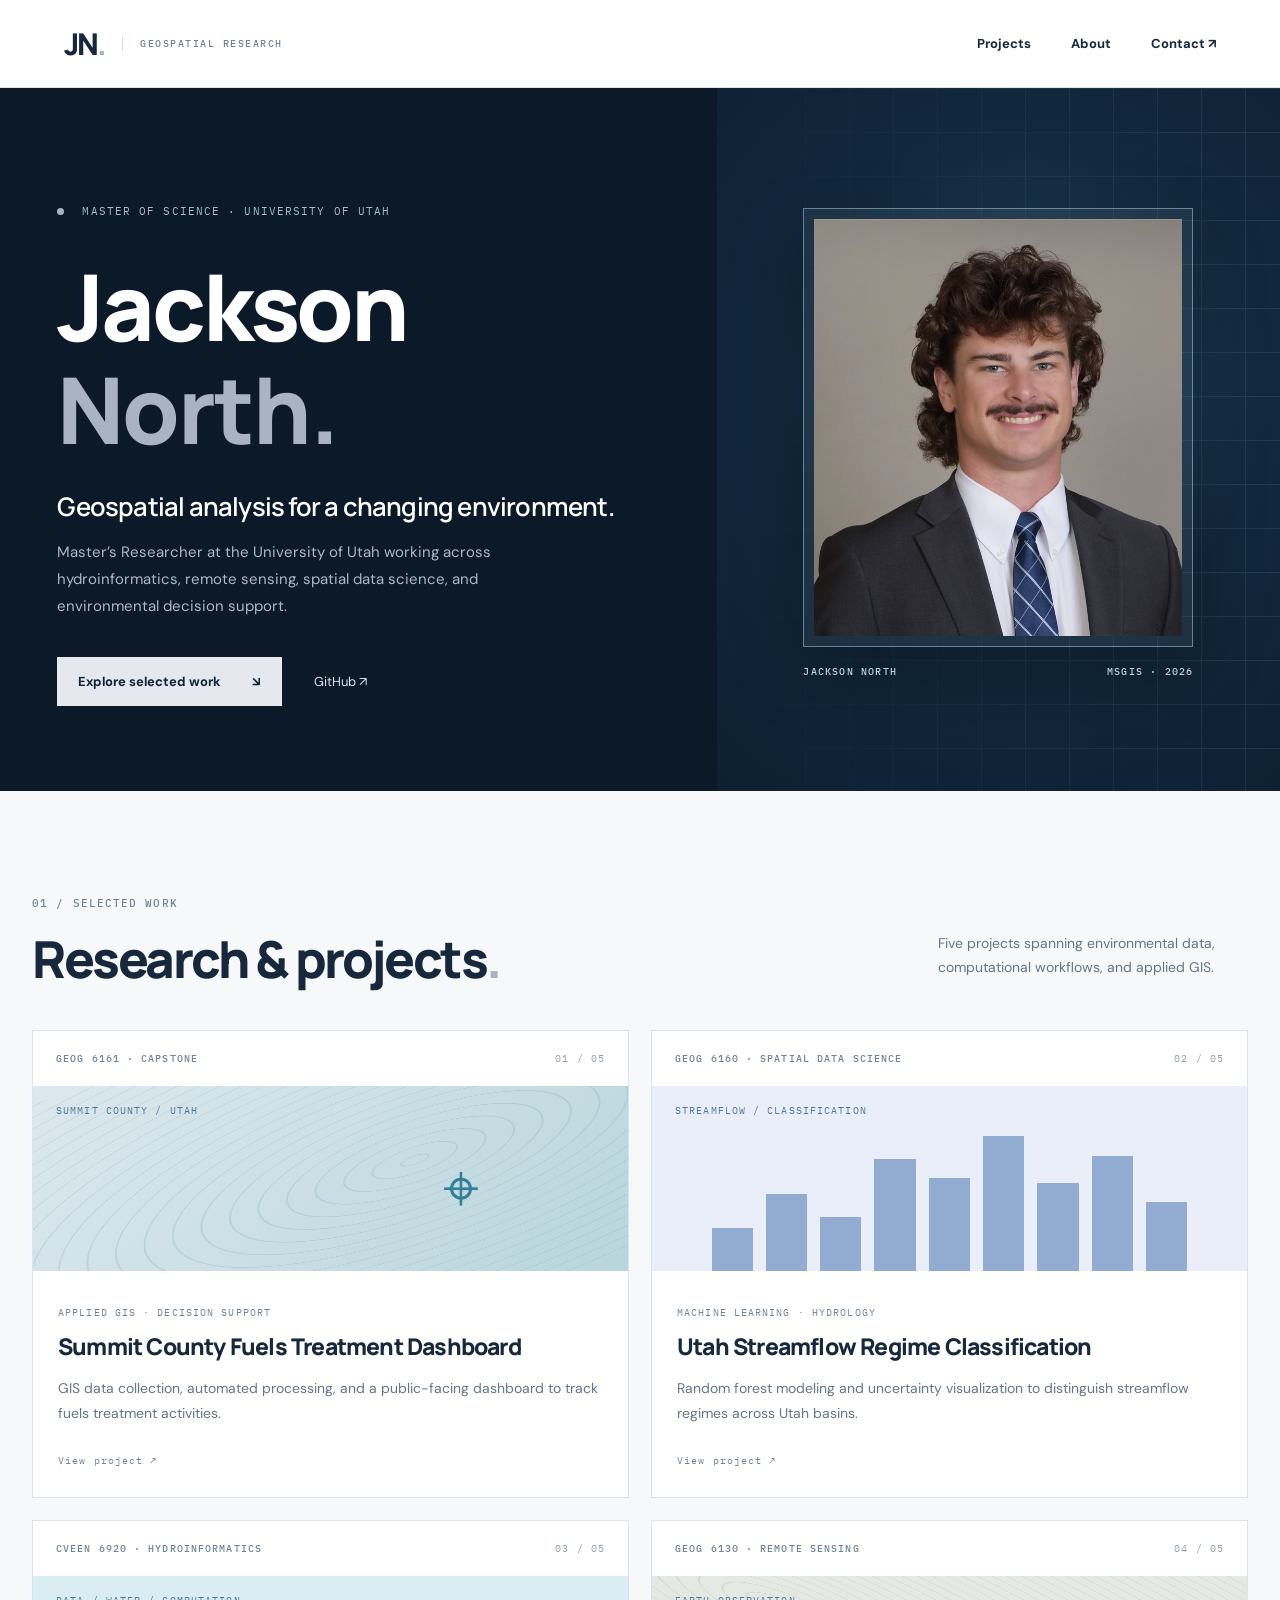
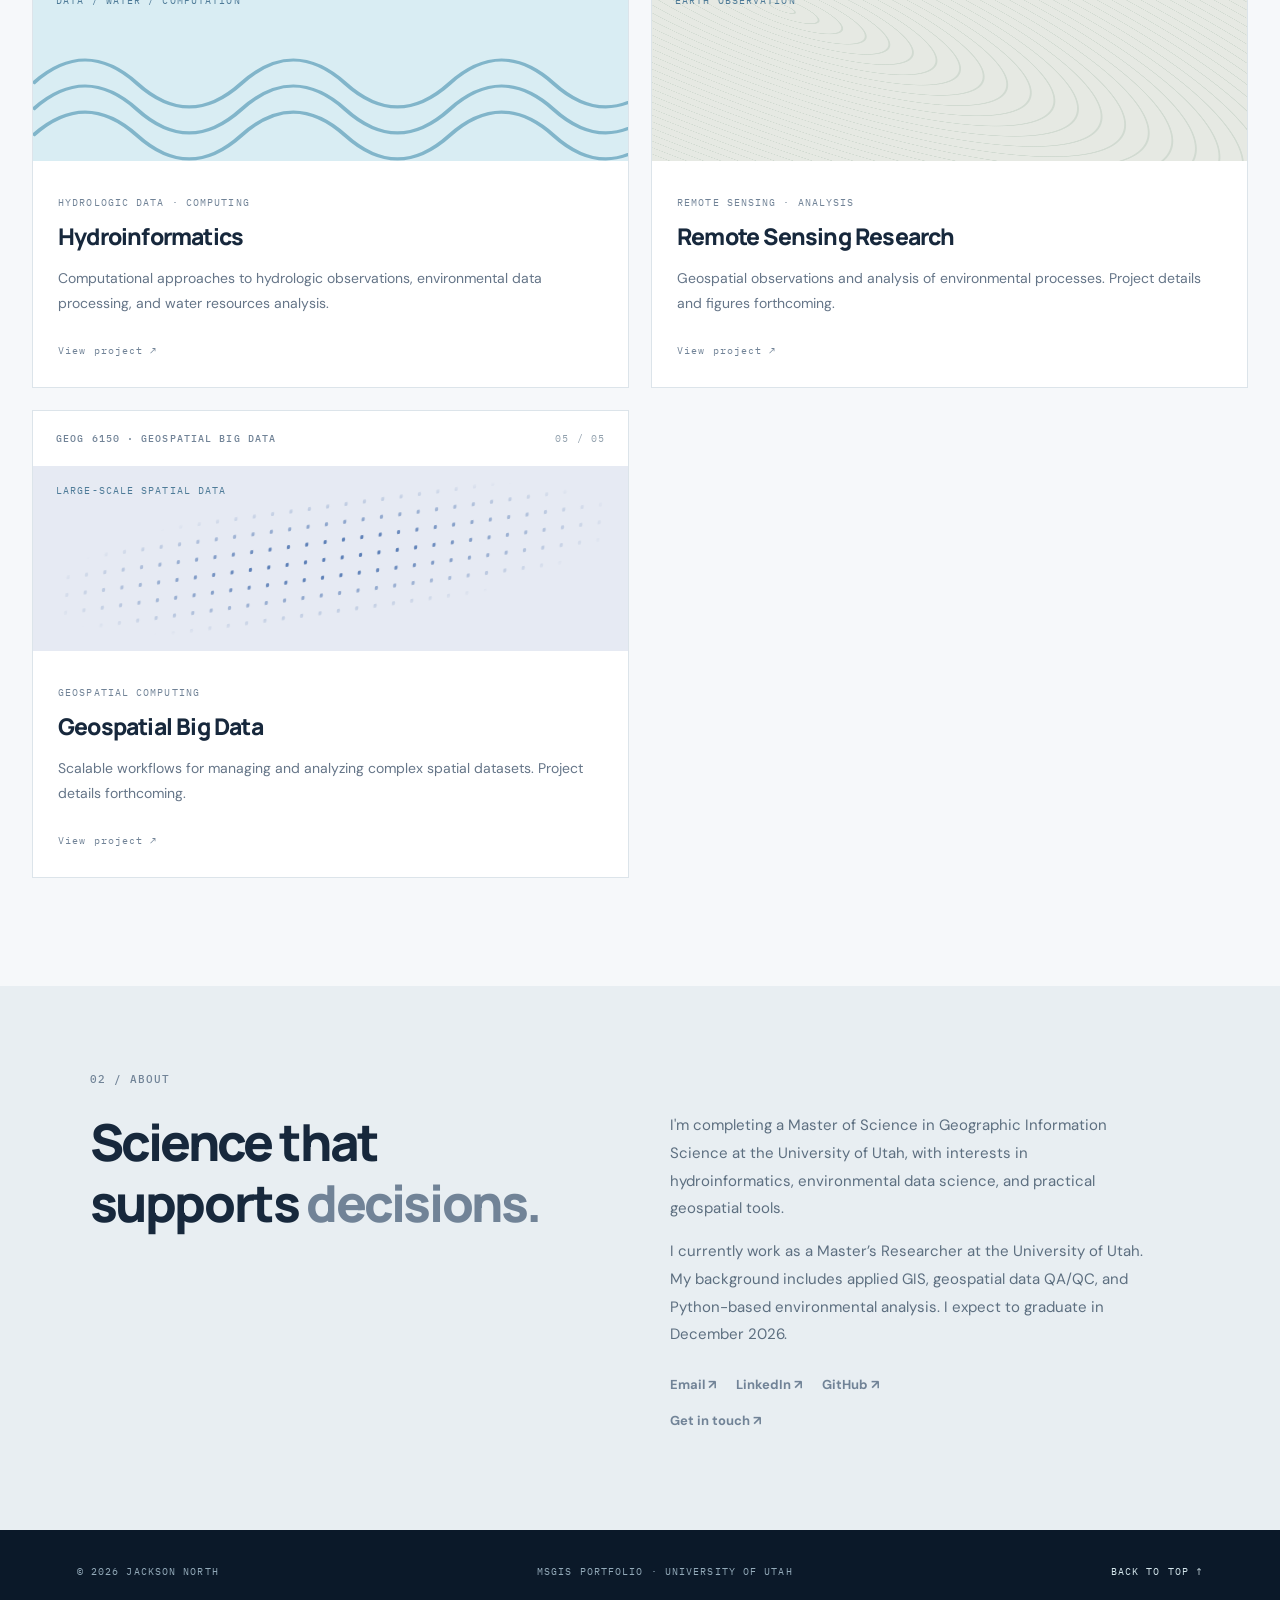
<file: index.html>
<!doctype html>
<html lang="en"><head><meta charset="utf-8"><meta name="viewport" content="width=device-width, initial-scale=1"><meta name="description" content="MSGIS portfolio of Jackson North: geospatial science, hydroinformatics, and environmental decision support."><title>Jackson North | MSGIS Portfolio</title><link rel="stylesheet" href="style.css"></head><body>
<header class="site-header"><a class="brand" href="index.html"><span class="brand-mark">JN<span class="dot">.</span></span><span class="brand-caption">GEOSPATIAL RESEARCH</span></a><nav aria-label="Main navigation"><a href="index.html#projects">Projects</a><a href="about.html">About</a><a href="mailto:jackson.north@utah.edu">Contact ↗</a></nav></header>
<main><section class="hero"><div class="hero-content"><p class="overline"><span class="signal"></span> MASTER OF SCIENCE · UNIVERSITY OF UTAH</p><h1>Jackson<br><em>North.</em></h1><p class="hero-lede">Geospatial analysis for a changing environment.</p><p class="hero-description">Master’s Researcher at the University of Utah working across hydroinformatics, remote sensing, spatial data science, and environmental decision support.</p><div class="hero-actions"><a class="primary-link" href="#projects">Explore selected work <span>↘</span></a><a class="secondary-link" href="https://github.com/northjackson" target="_blank" rel="noopener">GitHub ↗</a></div></div><div class="hero-portrait"><div class="portrait-frame"><img src="img/jackson-north-headshot.jpg" alt="Professional headshot of Jackson North" loading="eager"></div><div class="portrait-meta"><span>JACKSON NORTH</span><span>MSGIS · 2026</span></div></div></section>
<section class="section projects" id="projects"><div class="section-top"><div><p class="kicker">01 / SELECTED WORK</p><h2>Research &amp; projects<span class="period">.</span></h2></div><p class="section-intro">Five projects spanning environmental data, computational workflows, and applied GIS.</p></div><div class="project-grid">
<article class="project-card card-featured"><div class="card-top"><span class="tag">GEOG 6161 · CAPSTONE</span><span class="card-index">01 / 05</span></div><div class="card-graphic graphic-map"><span class="graphic-label">SUMMIT COUNTY / UTAH</span><div class="map-lines"></div><span class="graphic-symbol">⌖</span></div><div class="card-body"><p class="category">APPLIED GIS · DECISION SUPPORT</p><h3>Summit County Fuels Treatment Dashboard</h3><p>GIS data collection, automated processing, and a public-facing dashboard to track fuels treatment activities.</p><a class="project-status" href="capstone.html">View project ↗</a></div></article>
<article class="project-card"><div class="card-top"><span class="tag">GEOG 6160 · SPATIAL DATA SCIENCE</span><span class="card-index">02 / 05</span></div><div class="card-graphic graphic-chart"><span class="graphic-label">STREAMFLOW / CLASSIFICATION</span><div class="chart-bars"><i></i><i></i><i></i><i></i><i></i><i></i><i></i><i></i><i></i></div></div><div class="card-body"><p class="category">MACHINE LEARNING · HYDROLOGY</p><h3>Utah Streamflow Regime Classification</h3><p>Random forest modeling and uncertainty visualization to distinguish streamflow regimes across Utah basins.</p><a class="project-status" href="6160.html">View project ↗</a></div></article>
<article class="project-card"><div class="card-top"><span class="tag">CVEEN 6920 · HYDROINFORMATICS</span><span class="card-index">03 / 05</span></div><div class="card-graphic graphic-water"><span class="graphic-label">DATA / WATER / COMPUTATION</span><svg viewBox="0 0 400 160" preserveAspectRatio="none"><path d="M0 85 Q35 40 70 85 T140 85 T210 85 T280 85 T350 85 T420 85"/><path d="M0 110 Q35 65 70 110 T140 110 T210 110 T280 110 T350 110 T420 110"/><path d="M0 135 Q35 90 70 135 T140 135 T210 135 T280 135 T350 135 T420 135"/></svg></div><div class="card-body"><p class="category">HYDROLOGIC DATA · COMPUTING</p><h3>Hydroinformatics</h3><p>Computational approaches to hydrologic observations, environmental data processing, and water resources analysis.</p><a class="project-status" href="6920.html">View project ↗</a></div></article>
<article class="project-card"><div class="card-top"><span class="tag">GEOG 6130 · REMOTE SENSING</span><span class="card-index">04 / 05</span></div><div class="card-graphic graphic-terrain"><span class="graphic-label">EARTH OBSERVATION</span><div class="terrain"></div></div><div class="card-body"><p class="category">REMOTE SENSING · ANALYSIS</p><h3>Remote Sensing Research</h3><p>Geospatial observations and analysis of environmental processes. Project details and figures forthcoming.</p><a class="project-status" href="6130.html">View project ↗</a></div></article>
<article class="project-card"><div class="card-top"><span class="tag">GEOG 6150 · GEOSPATIAL BIG DATA</span><span class="card-index">05 / 05</span></div><div class="card-graphic graphic-points"><span class="graphic-label">LARGE-SCALE SPATIAL DATA</span><div class="points"></div></div><div class="card-body"><p class="category">GEOSPATIAL COMPUTING</p><h3>Geospatial Big Data</h3><p>Scalable workflows for managing and analyzing complex spatial datasets. Project details forthcoming.</p><a class="project-status" href="6150.html">View project ↗</a></div></article>
</div></section><section class="about-section" id="about"><p class="kicker">02 / ABOUT</p><div class="about-layout"><h2>Science that<br>supports <em>decisions.</em></h2><div><p>I'm completing a Master of Science in Geographic Information Science at the University of Utah, with interests in hydroinformatics, environmental data science, and practical geospatial tools.</p><p>I currently work as a Master’s Researcher at the University of Utah. My background includes applied GIS, geospatial data QA/QC, and Python-based environmental analysis. I expect to graduate in December 2026.</p><div class="profile-links"><a href="mailto:jackson.north@utah.edu">Email ↗</a><a href="https://www.linkedin.com/in/northjackson/" target="_blank" rel="noopener">LinkedIn ↗</a><a href="https://github.com/northjackson" target="_blank" rel="noopener">GitHub ↗</a></div><a href="mailto:jackson.north@utah.edu" class="about-link">Get in touch ↗</a></div></div></section></main><footer><span>© 2026 JACKSON NORTH</span><span>MSGIS PORTFOLIO · UNIVERSITY OF UTAH</span><a href="#">BACK TO TOP ↑</a></footer></body></html>
</file>
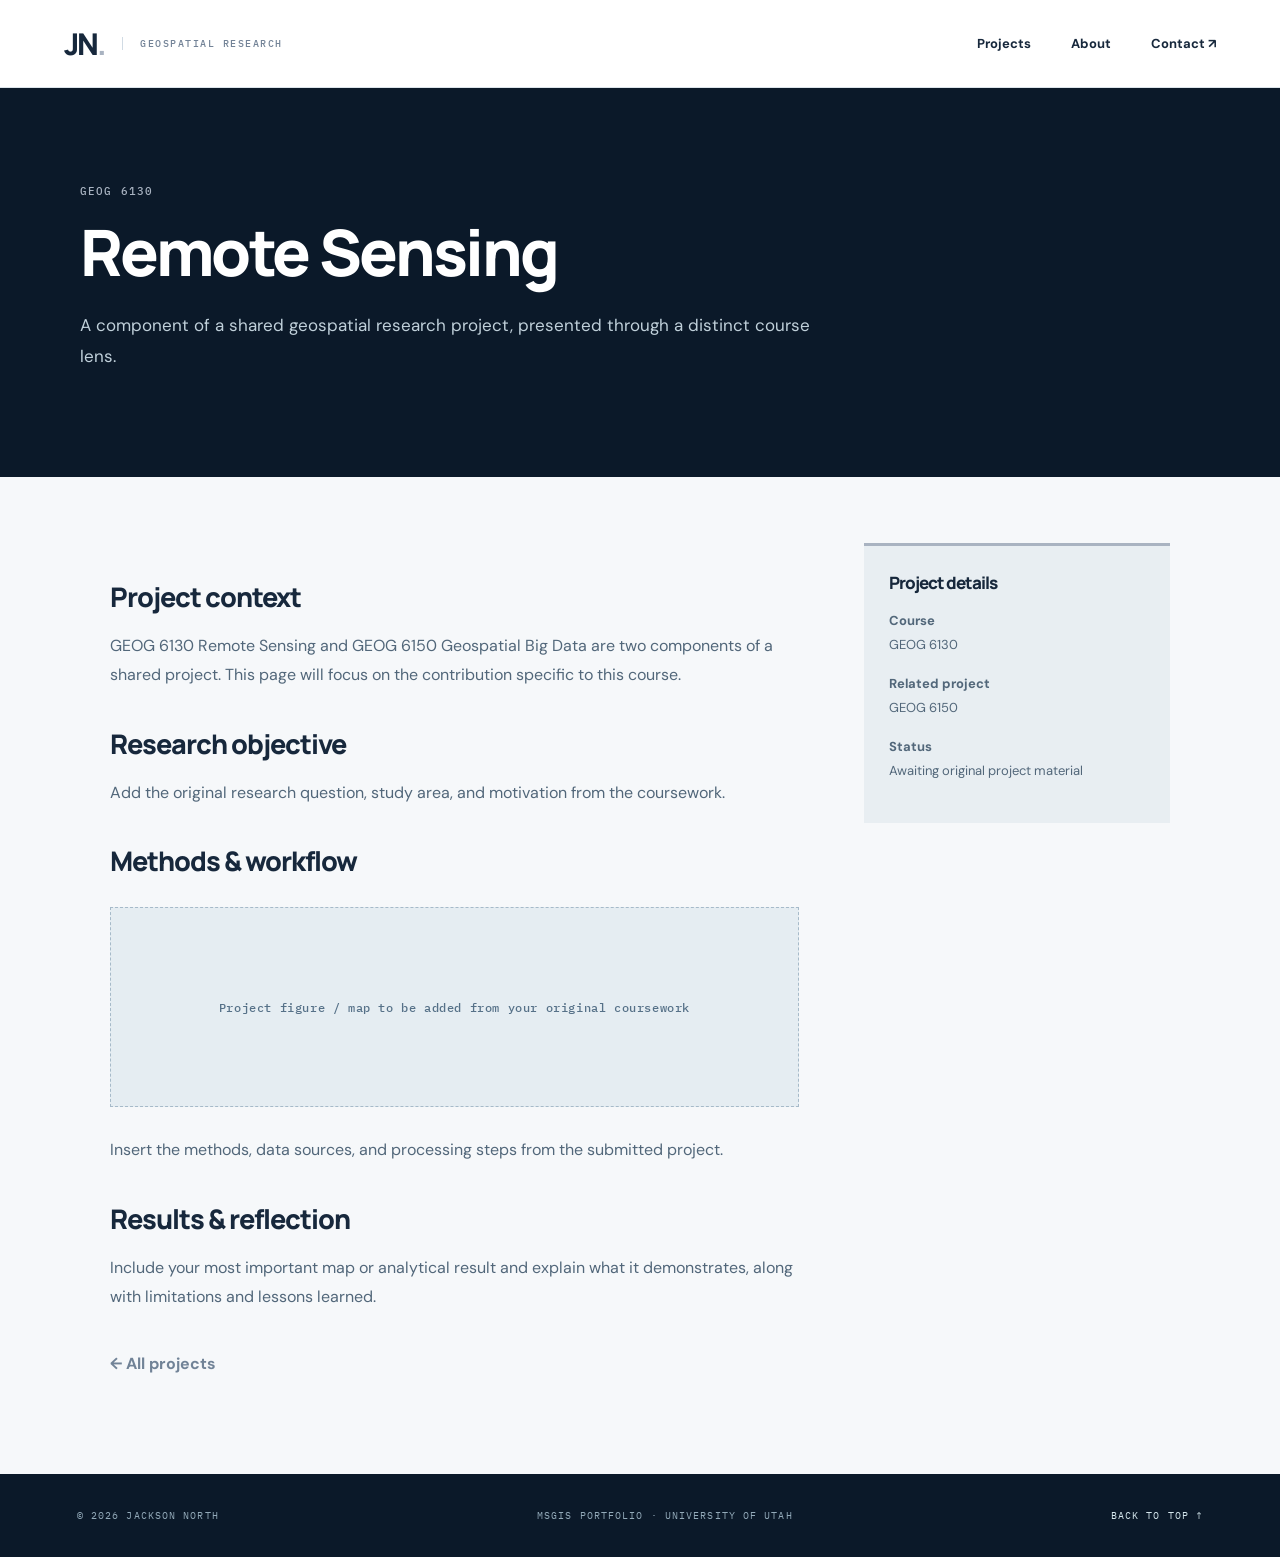
<file: 6130.html>
<!doctype html><html lang="en"><head><meta charset="utf-8"><meta name="viewport" content="width=device-width,initial-scale=1"><meta name="description" content="Remote Sensing — Jackson North MSGIS portfolio"><title>Remote Sensing | Jackson North</title><link rel="stylesheet" href="style.css"></head><body><a class="skip-link" href="#main">Skip to content</a><header class="site-header"><a class="brand" href="index.html"><span class="brand-mark">JN<span class="dot">.</span></span><span class="brand-caption">GEOSPATIAL RESEARCH</span></a><nav aria-label="Main navigation"><a href="index.html#projects">Projects</a><a href="about.html">About</a><a href="mailto:jackson.north@utah.edu">Contact ↗</a></nav></header><main id="main"><section class="inner-hero"><p class="kicker">GEOG 6130</p><h1>Remote Sensing</h1><p>A component of a shared geospatial research project, presented through a distinct course lens.</p></section><div class="inner-main"><div class="content-grid"><article><section><h2>Project context</h2><p>GEOG 6130 Remote Sensing and GEOG 6150 Geospatial Big Data are two components of a shared project. This page will focus on the contribution specific to this course.</p></section><section><h2>Research objective</h2><p>Add the original research question, study area, and motivation from the coursework.</p></section><section><h2>Methods &amp; workflow</h2><div class="placeholder">Project figure / map to be added from your original coursework</div><p>Insert the methods, data sources, and processing steps from the submitted project.</p></section><section><h2>Results &amp; reflection</h2><p>Include your most important map or analytical result and explain what it demonstrates, along with limitations and lessons learned.</p></section><a class="page-link" href="index.html#projects">← All projects</a></article><aside class="info-panel"><h2>Project details</h2><p><strong>Course</strong><br>GEOG 6130</p><p><strong>Related project</strong><br>GEOG 6150</p><p><strong>Status</strong><br>Awaiting original project material</p></aside></div></div></main><footer><span>© 2026 JACKSON NORTH</span><span>MSGIS PORTFOLIO · UNIVERSITY OF UTAH</span><a href="#">BACK TO TOP ↑</a></footer></body></html>
</file>
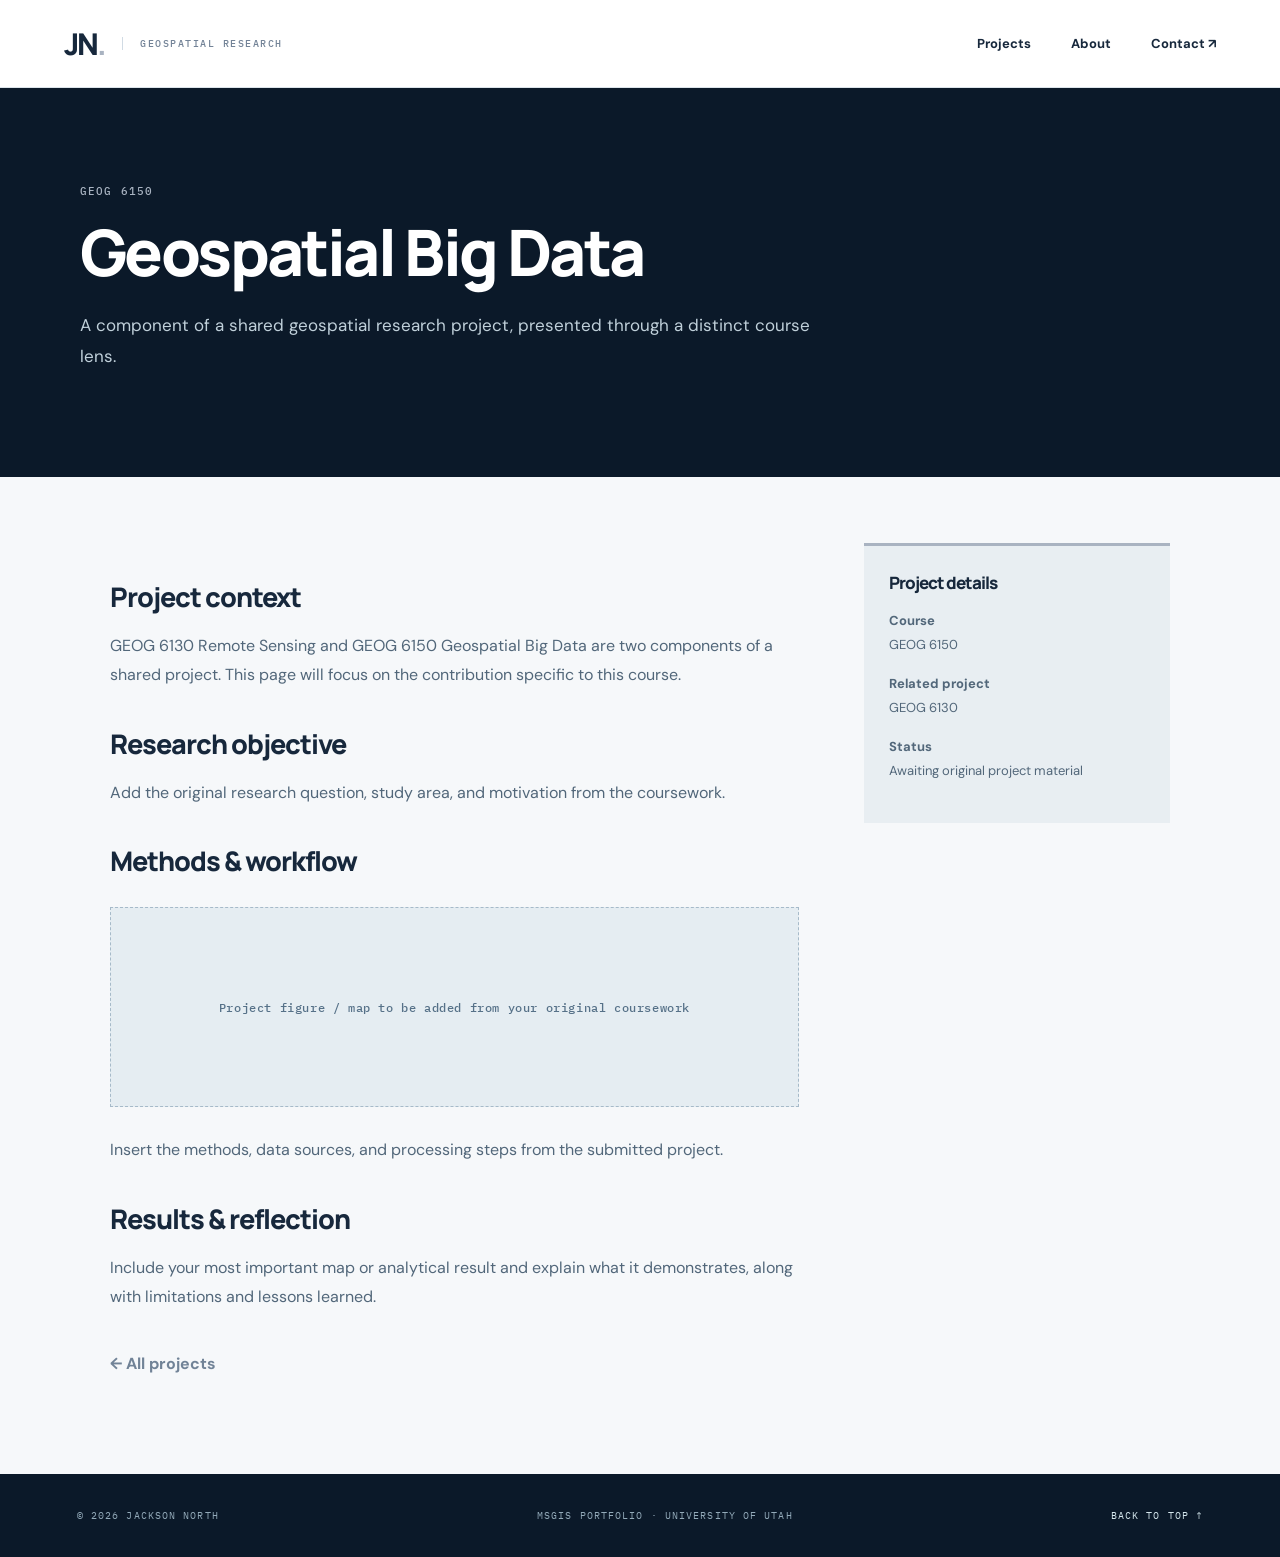
<file: 6150.html>
<!doctype html><html lang="en"><head><meta charset="utf-8"><meta name="viewport" content="width=device-width,initial-scale=1"><meta name="description" content="Geospatial Big Data — Jackson North MSGIS portfolio"><title>Geospatial Big Data | Jackson North</title><link rel="stylesheet" href="style.css"></head><body><a class="skip-link" href="#main">Skip to content</a><header class="site-header"><a class="brand" href="index.html"><span class="brand-mark">JN<span class="dot">.</span></span><span class="brand-caption">GEOSPATIAL RESEARCH</span></a><nav aria-label="Main navigation"><a href="index.html#projects">Projects</a><a href="about.html">About</a><a href="mailto:jackson.north@utah.edu">Contact ↗</a></nav></header><main id="main"><section class="inner-hero"><p class="kicker">GEOG 6150</p><h1>Geospatial Big Data</h1><p>A component of a shared geospatial research project, presented through a distinct course lens.</p></section><div class="inner-main"><div class="content-grid"><article><section><h2>Project context</h2><p>GEOG 6130 Remote Sensing and GEOG 6150 Geospatial Big Data are two components of a shared project. This page will focus on the contribution specific to this course.</p></section><section><h2>Research objective</h2><p>Add the original research question, study area, and motivation from the coursework.</p></section><section><h2>Methods &amp; workflow</h2><div class="placeholder">Project figure / map to be added from your original coursework</div><p>Insert the methods, data sources, and processing steps from the submitted project.</p></section><section><h2>Results &amp; reflection</h2><p>Include your most important map or analytical result and explain what it demonstrates, along with limitations and lessons learned.</p></section><a class="page-link" href="index.html#projects">← All projects</a></article><aside class="info-panel"><h2>Project details</h2><p><strong>Course</strong><br>GEOG 6150</p><p><strong>Related project</strong><br>GEOG 6130</p><p><strong>Status</strong><br>Awaiting original project material</p></aside></div></div></main><footer><span>© 2026 JACKSON NORTH</span><span>MSGIS PORTFOLIO · UNIVERSITY OF UTAH</span><a href="#">BACK TO TOP ↑</a></footer></body></html>
</file>
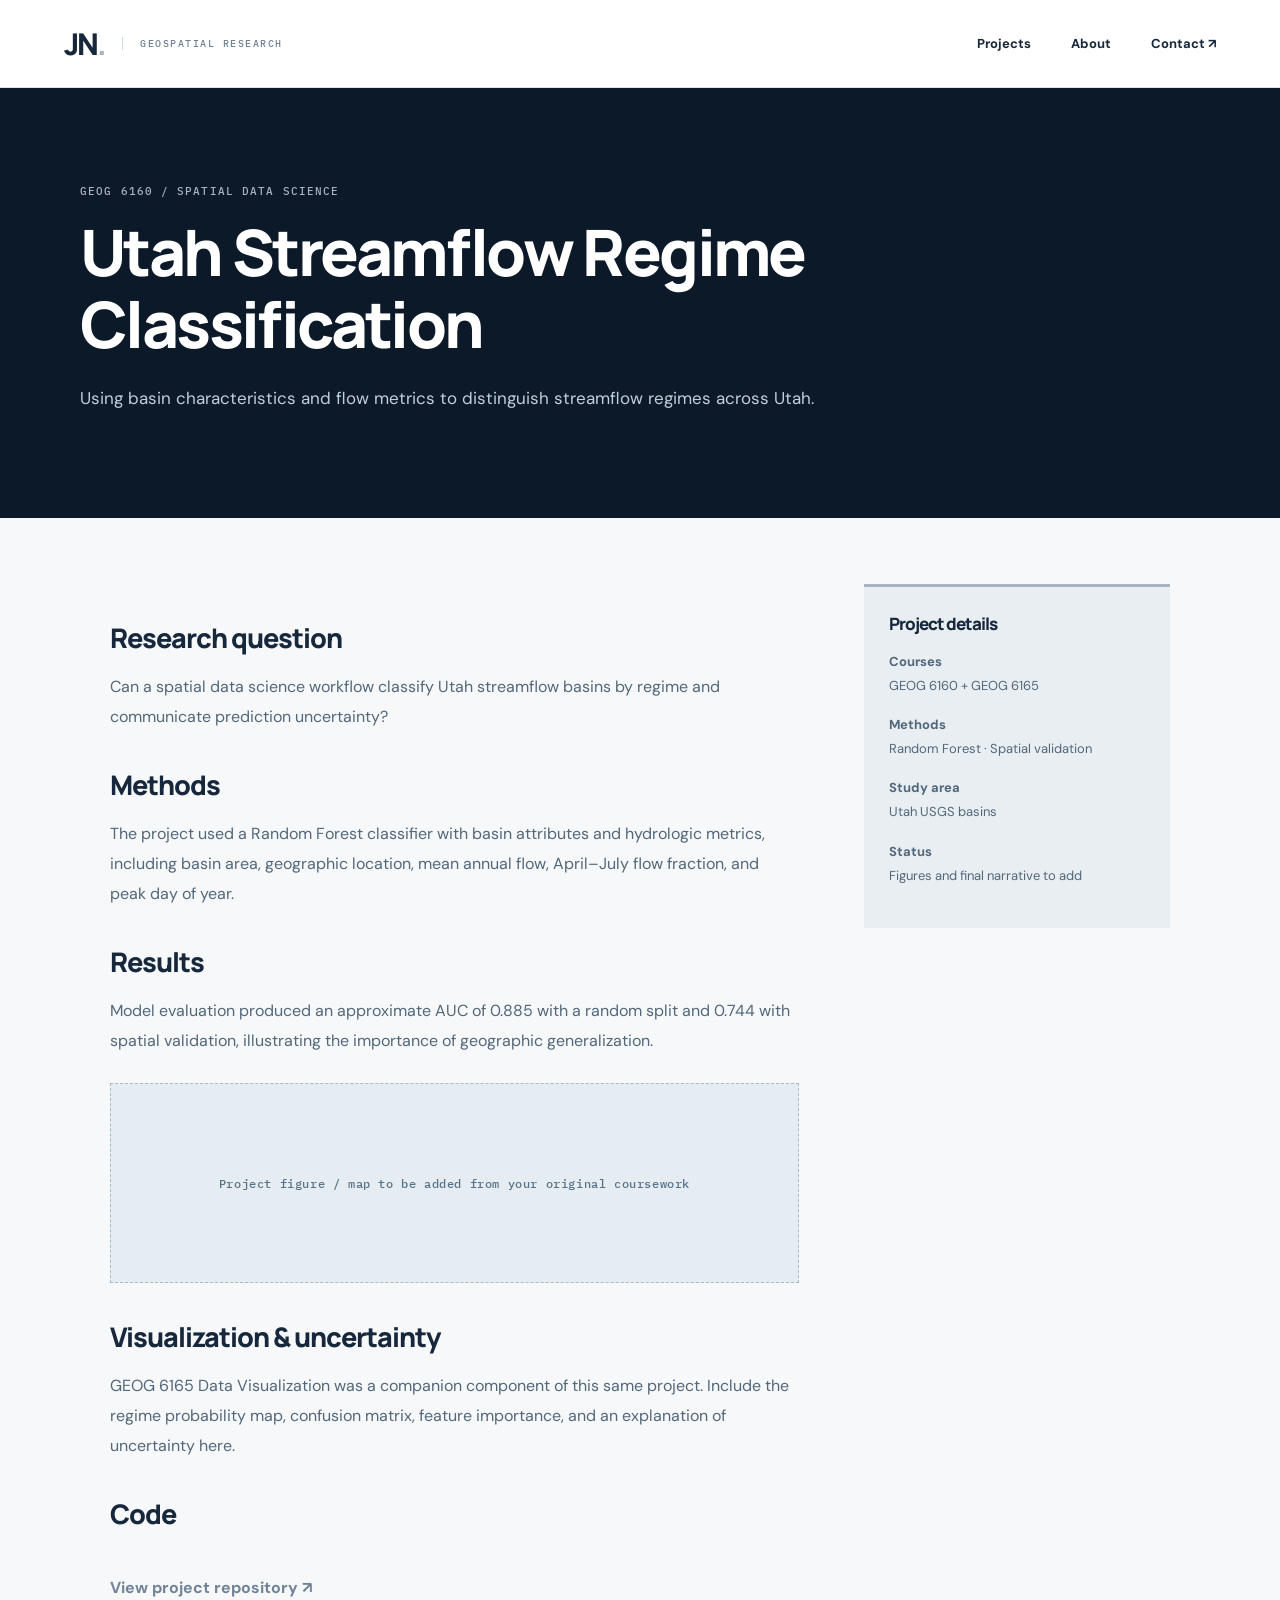
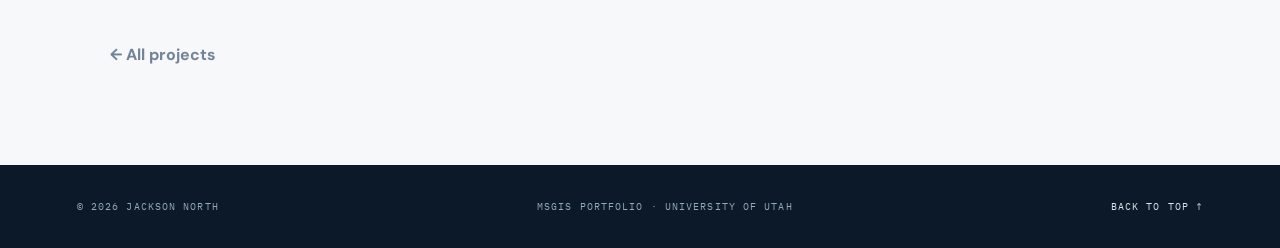
<file: 6160.html>
<!doctype html><html lang="en"><head><meta charset="utf-8"><meta name="viewport" content="width=device-width,initial-scale=1"><meta name="description" content="Utah Streamflow Regime Classification — Jackson North MSGIS portfolio"><title>Utah Streamflow Regime Classification | Jackson North</title><link rel="stylesheet" href="style.css"></head><body><a class="skip-link" href="#main">Skip to content</a><header class="site-header"><a class="brand" href="index.html"><span class="brand-mark">JN<span class="dot">.</span></span><span class="brand-caption">GEOSPATIAL RESEARCH</span></a><nav aria-label="Main navigation"><a href="index.html#projects">Projects</a><a href="about.html">About</a><a href="mailto:jackson.north@utah.edu">Contact ↗</a></nav></header><main id="main"><section class="inner-hero"><p class="kicker">GEOG 6160 / SPATIAL DATA SCIENCE</p><h1>Utah Streamflow Regime Classification</h1><p>Using basin characteristics and flow metrics to distinguish streamflow regimes across Utah.</p></section><div class="inner-main"><div class="content-grid"><article><section><h2>Research question</h2><p>Can a spatial data science workflow classify Utah streamflow basins by regime and communicate prediction uncertainty?</p></section><section><h2>Methods</h2><p>The project used a Random Forest classifier with basin attributes and hydrologic metrics, including basin area, geographic location, mean annual flow, April–July flow fraction, and peak day of year.</p></section><section><h2>Results</h2><p>Model evaluation produced an approximate AUC of 0.885 with a random split and 0.744 with spatial validation, illustrating the importance of geographic generalization.</p><div class="placeholder">Project figure / map to be added from your original coursework</div></section><section><h2>Visualization &amp; uncertainty</h2><p>GEOG 6165 Data Visualization was a companion component of this same project. Include the regime probability map, confusion matrix, feature importance, and an explanation of uncertainty here.</p></section><section><h2>Code</h2><p><a class="page-link" href="https://github.com/northjackson/utah-streamflow-regime-ml" target="_blank" rel="noopener">View project repository ↗</a></p></section><a class="page-link" href="index.html#projects">← All projects</a></article><aside class="info-panel"><h2>Project details</h2><p><strong>Courses</strong><br>GEOG 6160 + GEOG 6165</p><p><strong>Methods</strong><br>Random Forest · Spatial validation</p><p><strong>Study area</strong><br>Utah USGS basins</p><p><strong>Status</strong><br>Figures and final narrative to add</p></aside></div></div></main><footer><span>© 2026 JACKSON NORTH</span><span>MSGIS PORTFOLIO · UNIVERSITY OF UTAH</span><a href="#">BACK TO TOP ↑</a></footer></body></html>
</file>
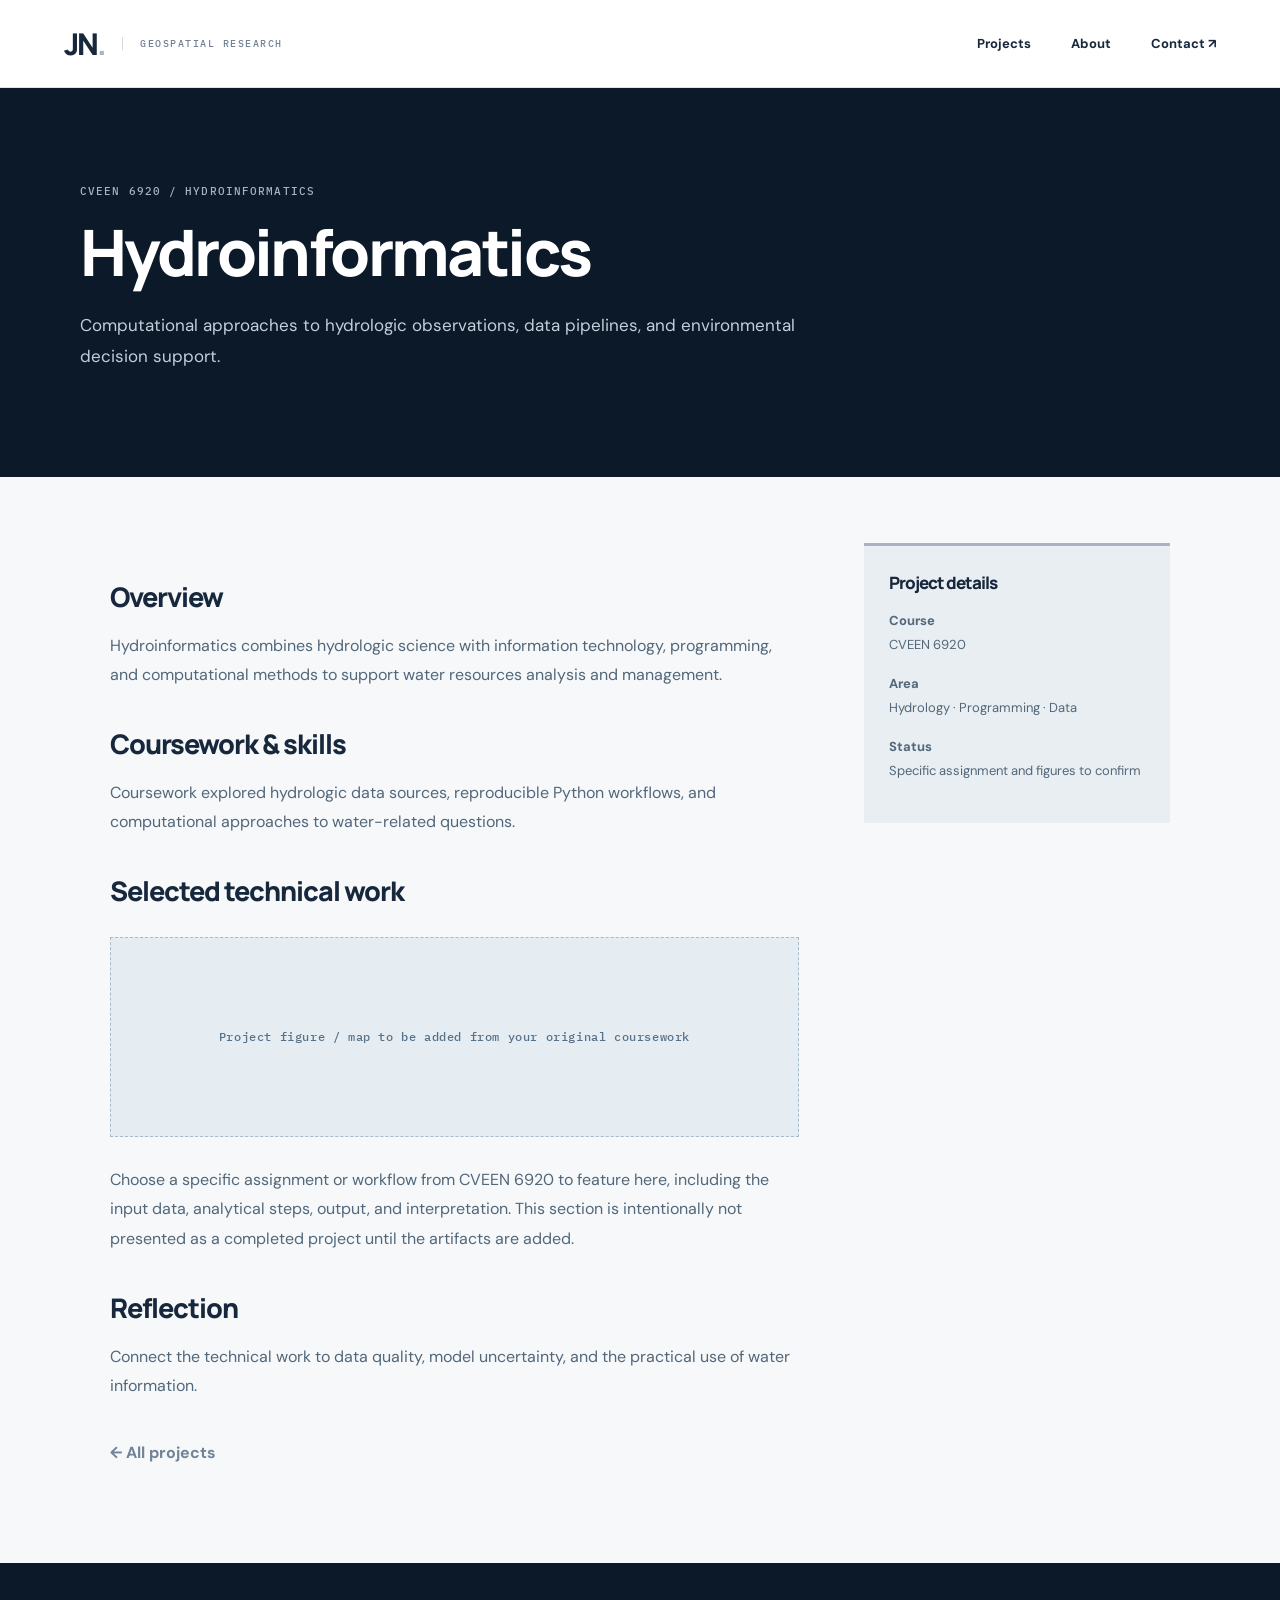
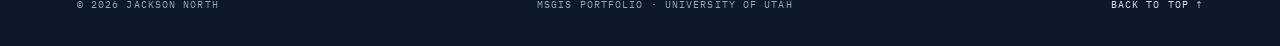
<file: 6920.html>
<!doctype html><html lang="en"><head><meta charset="utf-8"><meta name="viewport" content="width=device-width,initial-scale=1"><meta name="description" content="Hydroinformatics — Jackson North MSGIS portfolio"><title>Hydroinformatics | Jackson North</title><link rel="stylesheet" href="style.css"></head><body><a class="skip-link" href="#main">Skip to content</a><header class="site-header"><a class="brand" href="index.html"><span class="brand-mark">JN<span class="dot">.</span></span><span class="brand-caption">GEOSPATIAL RESEARCH</span></a><nav aria-label="Main navigation"><a href="index.html#projects">Projects</a><a href="about.html">About</a><a href="mailto:jackson.north@utah.edu">Contact ↗</a></nav></header><main id="main"><section class="inner-hero"><p class="kicker">CVEEN 6920 / HYDROINFORMATICS</p><h1>Hydroinformatics</h1><p>Computational approaches to hydrologic observations, data pipelines, and environmental decision support.</p></section><div class="inner-main"><div class="content-grid"><article><section><h2>Overview</h2><p>Hydroinformatics combines hydrologic science with information technology, programming, and computational methods to support water resources analysis and management.</p></section><section><h2>Coursework &amp; skills</h2><p>Coursework explored hydrologic data sources, reproducible Python workflows, and computational approaches to water-related questions.</p></section><section><h2>Selected technical work</h2><div class="placeholder">Project figure / map to be added from your original coursework</div><p>Choose a specific assignment or workflow from CVEEN 6920 to feature here, including the input data, analytical steps, output, and interpretation. This section is intentionally not presented as a completed project until the artifacts are added.</p></section><section><h2>Reflection</h2><p>Connect the technical work to data quality, model uncertainty, and the practical use of water information.</p></section><a class="page-link" href="index.html#projects">← All projects</a></article><aside class="info-panel"><h2>Project details</h2><p><strong>Course</strong><br>CVEEN 6920</p><p><strong>Area</strong><br>Hydrology · Programming · Data</p><p><strong>Status</strong><br>Specific assignment and figures to confirm</p></aside></div></div></main><footer><span>© 2026 JACKSON NORTH</span><span>MSGIS PORTFOLIO · UNIVERSITY OF UTAH</span><a href="#">BACK TO TOP ↑</a></footer></body></html>
</file>
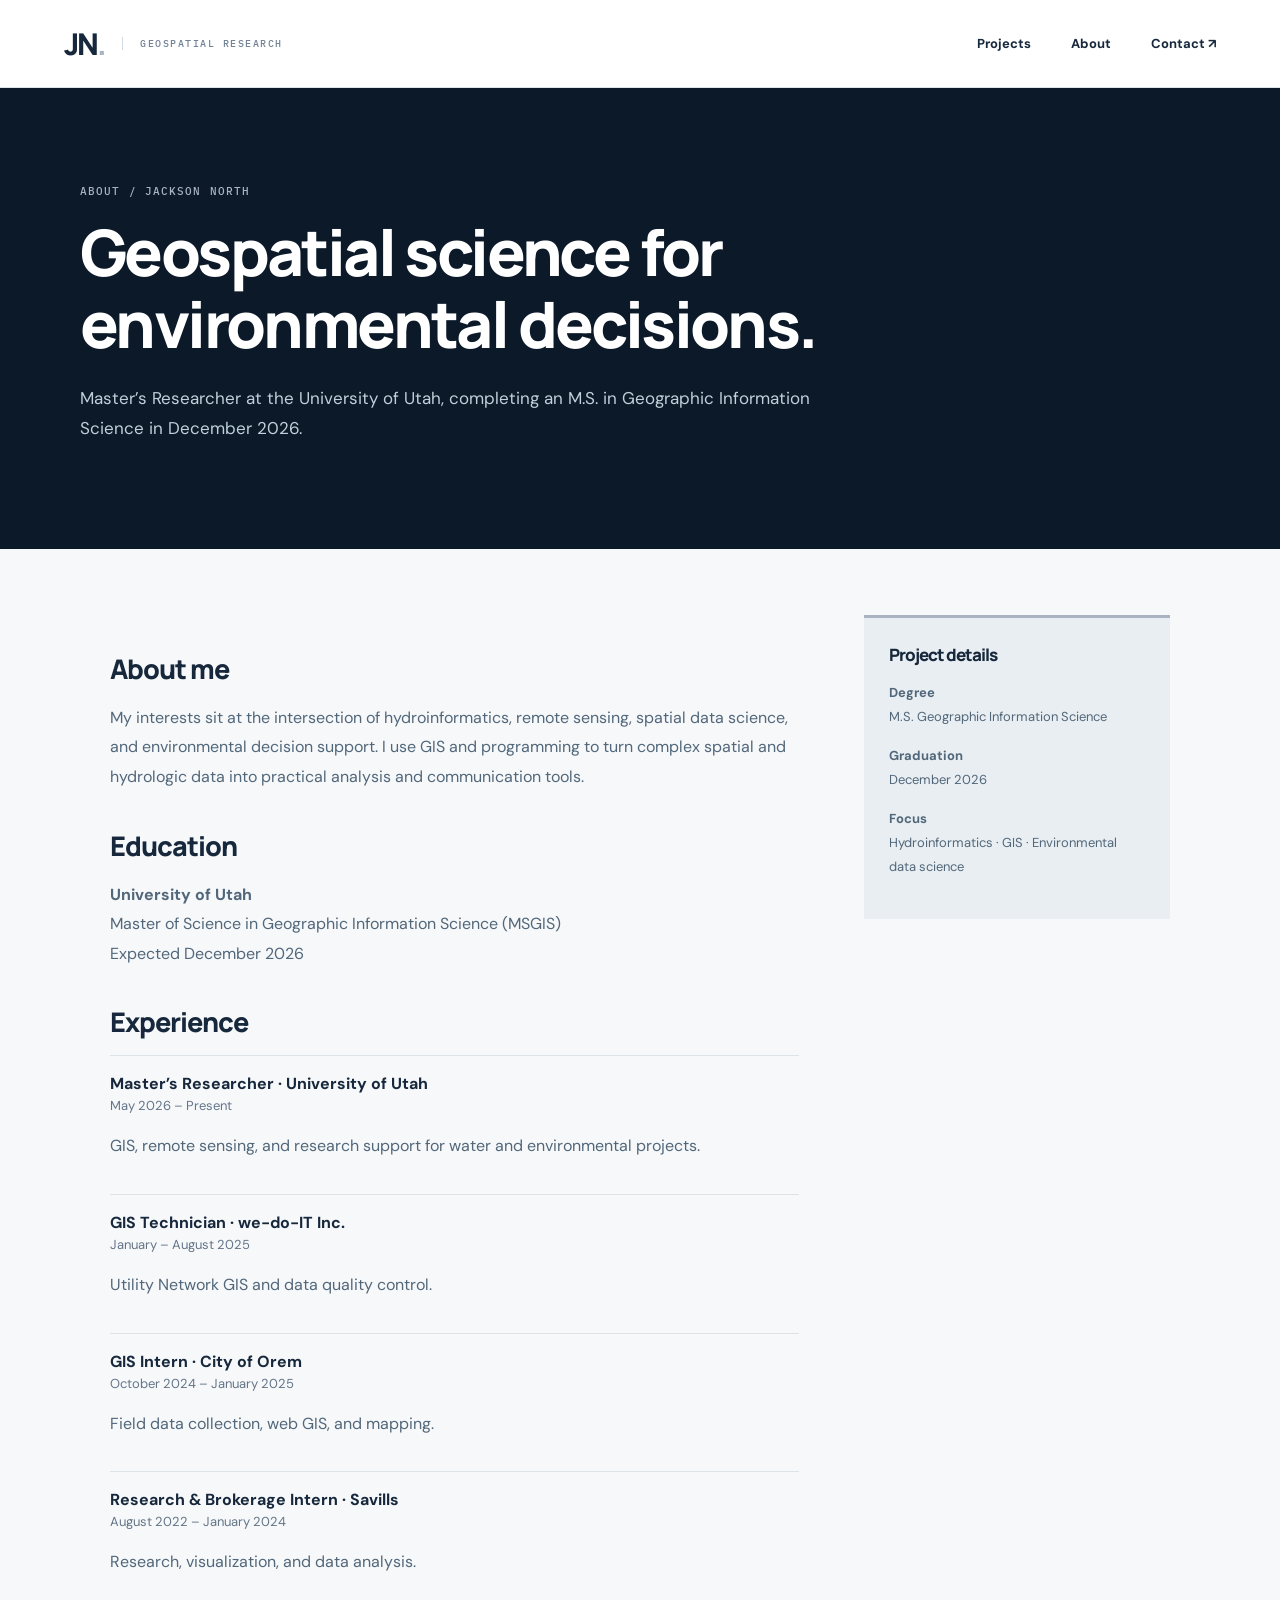
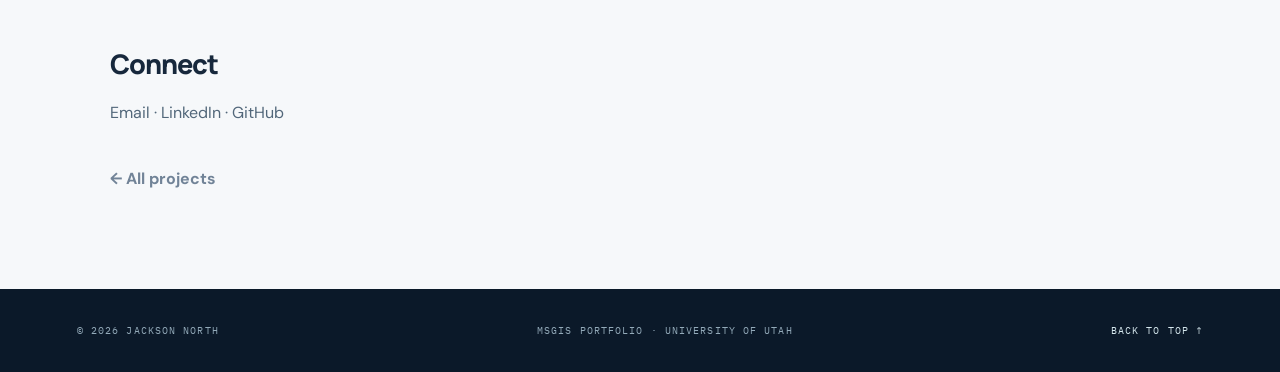
<file: about.html>
<!doctype html><html lang="en"><head><meta charset="utf-8"><meta name="viewport" content="width=device-width,initial-scale=1"><meta name="description" content="Geospatial science for environmental decisions. — Jackson North MSGIS portfolio"><title>Geospatial science for environmental decisions. | Jackson North</title><link rel="stylesheet" href="style.css"></head><body><a class="skip-link" href="#main">Skip to content</a><header class="site-header"><a class="brand" href="index.html"><span class="brand-mark">JN<span class="dot">.</span></span><span class="brand-caption">GEOSPATIAL RESEARCH</span></a><nav aria-label="Main navigation"><a href="index.html#projects">Projects</a><a href="about.html">About</a><a href="mailto:jackson.north@utah.edu">Contact ↗</a></nav></header><main id="main"><section class="inner-hero"><p class="kicker">ABOUT / JACKSON NORTH</p><h1>Geospatial science for environmental decisions.</h1><p>Master’s Researcher at the University of Utah, completing an M.S. in Geographic Information Science in December 2026.</p></section><div class="inner-main"><div class="content-grid"><article><section><h2>About me</h2><p>My interests sit at the intersection of hydroinformatics, remote sensing, spatial data science, and environmental decision support. I use GIS and programming to turn complex spatial and hydrologic data into practical analysis and communication tools.</p></section><section><h2>Education</h2><p><strong>University of Utah</strong><br>Master of Science in Geographic Information Science (MSGIS)<br>Expected December 2026</p></section><section><h2>Experience</h2><div class="experience"><strong>Master’s Researcher · University of Utah</strong><span>May 2026 – Present</span><p>GIS, remote sensing, and research support for water and environmental projects.</p></div><div class="experience"><strong>GIS Technician · we-do-IT Inc.</strong><span>January – August 2025</span><p>Utility Network GIS and data quality control.</p></div><div class="experience"><strong>GIS Intern · City of Orem</strong><span>October 2024 – January 2025</span><p>Field data collection, web GIS, and mapping.</p></div><div class="experience"><strong>Research & Brokerage Intern · Savills</strong><span>August 2022 – January 2024</span><p>Research, visualization, and data analysis.</p></div></section><section><h2>Connect</h2><p><a href="mailto:jackson.north@utah.edu">Email</a> · <a href="https://www.linkedin.com/in/northjackson/" target="_blank" rel="noopener">LinkedIn</a> · <a href="https://github.com/northjackson" target="_blank" rel="noopener">GitHub</a></p></section><a class="page-link" href="index.html#projects">← All projects</a></article><aside class="info-panel"><h2>Project details</h2><p><strong>Degree</strong><br>M.S. Geographic Information Science</p><p><strong>Graduation</strong><br>December 2026</p><p><strong>Focus</strong><br>Hydroinformatics · GIS · Environmental data science</p></aside></div></div></main><footer><span>© 2026 JACKSON NORTH</span><span>MSGIS PORTFOLIO · UNIVERSITY OF UTAH</span><a href="#">BACK TO TOP ↑</a></footer></body></html>
</file>
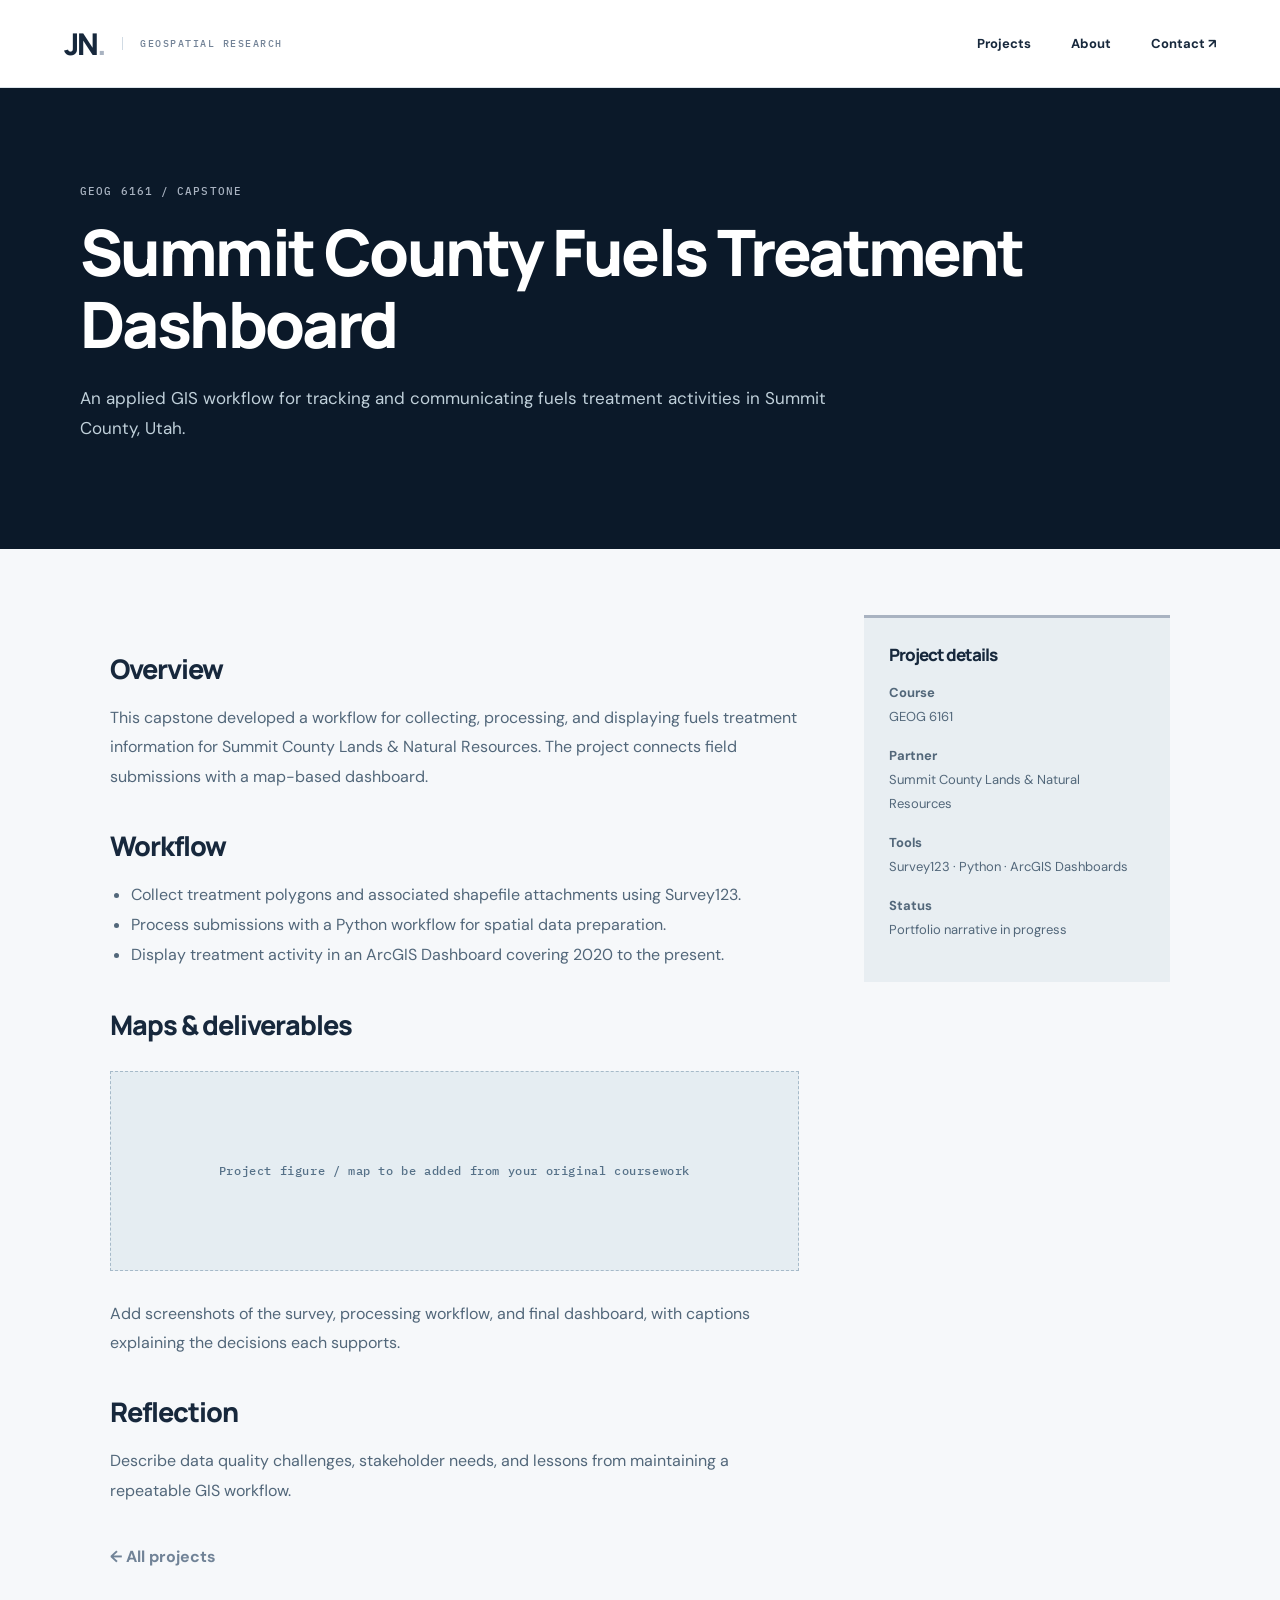
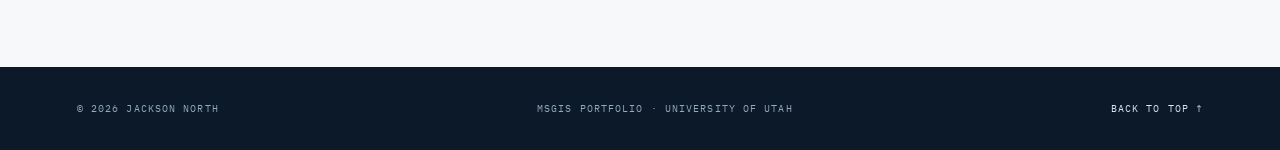
<file: capstone.html>
<!doctype html><html lang="en"><head><meta charset="utf-8"><meta name="viewport" content="width=device-width,initial-scale=1"><meta name="description" content="Summit County Fuels Treatment Dashboard — Jackson North MSGIS portfolio"><title>Summit County Fuels Treatment Dashboard | Jackson North</title><link rel="stylesheet" href="style.css"></head><body><a class="skip-link" href="#main">Skip to content</a><header class="site-header"><a class="brand" href="index.html"><span class="brand-mark">JN<span class="dot">.</span></span><span class="brand-caption">GEOSPATIAL RESEARCH</span></a><nav aria-label="Main navigation"><a href="index.html#projects">Projects</a><a href="about.html">About</a><a href="mailto:jackson.north@utah.edu">Contact ↗</a></nav></header><main id="main"><section class="inner-hero"><p class="kicker">GEOG 6161 / CAPSTONE</p><h1>Summit County Fuels Treatment Dashboard</h1><p>An applied GIS workflow for tracking and communicating fuels treatment activities in Summit County, Utah.</p></section><div class="inner-main"><div class="content-grid"><article><section><h2>Overview</h2><p>This capstone developed a workflow for collecting, processing, and displaying fuels treatment information for Summit County Lands & Natural Resources. The project connects field submissions with a map-based dashboard.</p></section><section><h2>Workflow</h2><ul><li>Collect treatment polygons and associated shapefile attachments using Survey123.</li><li>Process submissions with a Python workflow for spatial data preparation.</li><li>Display treatment activity in an ArcGIS Dashboard covering 2020 to the present.</li></ul></section><section><h2>Maps &amp; deliverables</h2><div class="placeholder">Project figure / map to be added from your original coursework</div><p>Add screenshots of the survey, processing workflow, and final dashboard, with captions explaining the decisions each supports.</p></section><section><h2>Reflection</h2><p>Describe data quality challenges, stakeholder needs, and lessons from maintaining a repeatable GIS workflow.</p></section><a class="page-link" href="index.html#projects">← All projects</a></article><aside class="info-panel"><h2>Project details</h2><p><strong>Course</strong><br>GEOG 6161</p><p><strong>Partner</strong><br>Summit County Lands &amp; Natural Resources</p><p><strong>Tools</strong><br>Survey123 · Python · ArcGIS Dashboards</p><p><strong>Status</strong><br>Portfolio narrative in progress</p></aside></div></div></main><footer><span>© 2026 JACKSON NORTH</span><span>MSGIS PORTFOLIO · UNIVERSITY OF UTAH</span><a href="#">BACK TO TOP ↑</a></footer></body></html>
</file>
<file: style.css>
@import url('https://fonts.googleapis.com/css2?family=DM+Sans:wght@400;500;600;700&family=IBM+Plex+Mono:wght@400;500&family=Manrope:wght@400;500;600;700;800&display=swap');
:root{--navy:#0b1929;--ink:#17283c;--muted:#647588;--blue:#386eaa;--aqua:#82d0d9;--paper:#f6f8fa;--border:#dce4ea}*{box-sizing:border-box}html{scroll-behavior:smooth}body{margin:0;background:var(--paper);font-family:'DM Sans',sans-serif;color:var(--ink)}a{color:inherit;text-decoration:none}.site-header{height:88px;padding:0 max(5%,calc((100vw - 1340px)/2));display:flex;align-items:center;justify-content:space-between;background:#fff;border-bottom:1px solid var(--border)}.brand{display:flex;align-items:center;gap:17px}.brand-mark{font:800 30px Manrope;letter-spacing:-2px}.dot,.period{color:#438eb7}.brand-caption{font:500 10px 'IBM Plex Mono';letter-spacing:1.5px;color:#738397;border-left:1px solid #d1dbe4;padding-left:17px}.site-header nav{display:flex;gap:40px;font-size:13px;font-weight:700}.site-header nav a:hover,.secondary-link:hover{color:#408cbb}.hero{display:grid;grid-template-columns:1.12fr .88fr;min-height:585px;background:var(--navy);color:white;overflow:hidden}.hero-content{padding:105px 7% 85px max(8%,calc((100vw - 1270px)/2));position:relative;z-index:2}.overline,.kicker,.category,.tag,.card-index,.graphic-label,.art-caption,.project-status,footer{font-family:'IBM Plex Mono',monospace;letter-spacing:1.1px}.overline{font-size:11px;color:#a4becd;white-space:nowrap}.signal{display:inline-block;background:#8ed2cf;width:7px;height:7px;border-radius:50%;margin-right:10px}.hero h1{font:800 clamp(72px,8.2vw,126px)/.99 Manrope;margin:37px 0 26px;letter-spacing:-7px}.hero h1 em{font-style:normal;color:#94c8dc}.hero-lede{font:600 clamp(20px,2vw,27px) Manrope;letter-spacing:-.8px;margin:0 0 14px}.hero-description{color:#a9bac8;font-size:15px;line-height:1.8;max-width:470px}.hero-actions{display:flex;align-items:center;gap:32px;margin-top:37px}.primary-link{background:#e7f4f8;color:#102439;padding:16px 21px;font-weight:700;font-size:13px}.primary-link span{margin-left:28px}.secondary-link{font-size:13px;color:#d7e6ee}.hero-art{position:relative;background:radial-gradient(circle at 55% 50%,#1d4260,#10263c 55%,#0b1929);display:flex;align-items:center;justify-content:center}.hero-art svg{width:100%;max-width:620px;opacity:.85}.art-grid{position:absolute;inset:0;background-image:linear-gradient(#ffffff08 1px,transparent 1px),linear-gradient(90deg,#ffffff08 1px,transparent 1px);background-size:35px 35px}.art-caption{position:absolute;bottom:36px;right:40px;color:#7d9aad;font-size:10px}.section{max-width:1280px;margin:auto;padding:94px 32px 108px}.section-top{display:flex;justify-content:space-between;align-items:end;gap:30px;margin-bottom:37px}.kicker{font-size:11px;color:#3d7a9d;font-weight:500}.section h2,.about-section h2{font:800 clamp(32px,4vw,51px) Manrope;letter-spacing:-2.4px;margin:14px 0 0}.section-intro{max-width:310px;color:var(--muted);line-height:1.7;font-size:14px}.project-grid{display:grid;grid-template-columns:repeat(2,minmax(0,1fr));gap:22px}.project-card{background:#fff;border:1px solid var(--border);min-width:0;overflow:hidden;transition:transform .2s,box-shadow .2s}.project-card:hover{transform:translateY(-3px);box-shadow:0 14px 28px #11253a0b}.card-top{display:flex;justify-content:space-between;align-items:center;gap:10px;padding:21px 23px}.tag{font-size:10px;color:#326c91;font-weight:500}.card-index{font-size:10px;color:#91a0ad}.card-graphic{height:185px;position:relative;overflow:hidden;background:#e6eff5}.graphic-label{position:absolute;top:18px;left:23px;font-size:10px;color:#4e7b98;z-index:1}.graphic-map{background:linear-gradient(135deg,#dce9ee,#b9d5dc)}.map-lines{position:absolute;inset:-40%;background:repeating-radial-gradient(ellipse at 58% 53%,transparent 0 13px,#4b91a32c 14px 15px,transparent 16px 30px);transform:rotate(-19deg)}.graphic-symbol{position:absolute;right:25%;top:33%;font-size:64px;color:#327f9a}.graphic-chart{background:#e9eef8}.chart-bars{position:absolute;bottom:0;left:10%;right:10%;height:78%;display:flex;gap:13px;align-items:end}.chart-bars i{flex:1;background:#7e9bc9;opacity:.8;height:30%}.chart-bars i:nth-child(2){height:54%}.chart-bars i:nth-child(3){height:38%}.chart-bars i:nth-child(4){height:78%}.chart-bars i:nth-child(5){height:65%}.chart-bars i:nth-child(6){height:94%}.chart-bars i:nth-child(7){height:61%}.chart-bars i:nth-child(8){height:80%}.chart-bars i:nth-child(9){height:48%}.graphic-water{background:#d9edf3}.graphic-water svg{position:absolute;bottom:0;width:100%;height:90%;fill:none;stroke:#5d9eb9;stroke-width:3;opacity:.7}.graphic-terrain{background:#e6e9e3}.terrain{position:absolute;inset:-50%;transform:rotate(20deg);background:repeating-radial-gradient(ellipse at 35% 50%,transparent 0 12px,#8eaa973c 13px 14px,transparent 15px 25px)}.graphic-points{background:#e6eaf3}.points{position:absolute;inset:30px;background-image:radial-gradient(#5d80b7 1.7px,transparent 2px);background-size:18px 18px;transform:skew(-12deg) rotate(-8deg);mask-image:radial-gradient(ellipse,#000 20%,transparent 75%)}.card-body{padding:25px 25px 28px}.category{font-size:10px;color:#4d85a3}.card-body h3{font:800 23px/1.3 Manrope;letter-spacing:-.8px;margin:13px 0}.card-body p:not(.category){font-size:14px;line-height:1.75;color:#657588;min-height:48px}.project-status{display:inline-block;color:#427e9f;font-size:10px;margin-top:15px}.about-section{background:#e8eef2;padding:75px max(7%,calc((100vw - 1200px)/2)) 95px}.about-layout{display:grid;grid-template-columns:1fr 1fr;gap:60px}.about-section h2{line-height:1.2}.about-section h2 em{color:#437d9e;font-style:normal}.about-layout>div{max-width:480px;color:#5d6f80;font-size:15px;line-height:1.85}.about-link{color:#285c7d;font-weight:700;font-size:13px;display:inline-block;margin-top:12px}footer{background:#0b1929;color:#93aab9;display:flex;justify-content:space-between;gap:20px;padding:35px 6%;font-size:10px}footer a{color:#d6e8ee}@media(max-width:850px){.hero{grid-template-columns:1fr}.hero-content{padding:75px 7%}.hero-art{min-height:230px}.hero-art svg{height:230px}.hero h1{letter-spacing:-4px}.project-grid{grid-template-columns:1fr}.section-top,.about-layout{display:block}.section-intro{margin-top:20px}.about-layout>div{margin-top:30px}}@media(max-width:550px){.site-header{padding:0 20px;height:70px}.brand-caption{display:none}.site-header nav{gap:18px;font-size:12px}.hero-content{padding:60px 24px}.hero h1{font-size:70px}.overline{white-space:normal;font-size:10px}.hero-actions{gap:18px}.section{padding:65px 20px}.card-top{padding:17px}.tag{font-size:9px}.card-body{padding:20px}.about-section{padding:65px 24px}footer{flex-wrap:wrap;line-height:1.7}}

/* Original portrait treatment */
.hero-portrait{position:relative;display:flex;flex-direction:column;justify-content:center;align-items:center;padding:54px 9% 48px;background:radial-gradient(circle at 55% 42%,#24445e 0%,#12283c 48%,#0d2032 100%);overflow:hidden}
.hero-portrait:before{content:"";position:absolute;inset:0;opacity:.16;background-image:linear-gradient(#6d9cb3 1px,transparent 1px),linear-gradient(90deg,#6d9cb3 1px,transparent 1px);background-size:44px 44px;mask-image:linear-gradient(90deg,transparent,#000)}
.portrait-frame{position:relative;width:min(100%,390px);aspect-ratio:4/4.5;border:1px solid rgba(201,226,238,.45);padding:10px;background:rgba(255,255,255,.05);box-shadow:0 24px 65px rgba(0,0,0,.26)}
.portrait-frame img{display:block;width:100%;height:100%;object-fit:cover;object-position:center 30%;filter:saturate(.91)}
.portrait-meta{position:relative;display:flex;justify-content:space-between;gap:16px;width:min(100%,390px);margin-top:18px;color:#b9d2e0;font:500 10px 'IBM Plex Mono',monospace;letter-spacing:1.2px}
.profile-links{display:flex;flex-wrap:wrap;gap:20px;margin-top:24px}.profile-links a{font-size:13px;font-weight:700;color:#285c7d}.profile-links a:hover{text-decoration:underline}
@media(max-width:850px){.hero-portrait{padding:38px 7% 45px}.portrait-frame{width:min(100%,310px)}}

/* Portfolio interior pages */
.inner-hero{background:var(--navy);color:#fff;padding:85px max(6%,calc((100vw - 1120px)/2)) 88px}.inner-hero .kicker{color:#9bc4d7}.inner-hero h1{font:800 clamp(38px,5vw,68px)/1.13 Manrope;margin:18px 0 22px;letter-spacing:-2.6px;max-width:980px}.inner-hero p:last-child{max-width:760px;color:#c0d0da;line-height:1.8;font-size:17px}.inner-main{max-width:1120px;margin:auto;padding:66px 30px 100px}.content-grid{display:grid;grid-template-columns:minmax(0,1.8fr) minmax(230px,.8fr);gap:65px}.content-grid h2,.inner-main h2{font:800 27px Manrope;letter-spacing:-1px;margin:35px 0 15px}.content-grid p,.inner-main p{line-height:1.85;color:#52677a}.content-grid ul{line-height:1.9;color:#52677a;padding-left:21px}.info-panel{background:#e8eef2;padding:25px;align-self:start;border-top:3px solid #438eb7}.info-panel h2{font-size:17px;margin:0 0 15px}.info-panel p{font-size:13px;margin:0 0 15px}.info-panel a{color:#24618b;text-decoration:underline}.placeholder{background:#e5edf2;border:1px dashed #a6bac9;min-height:200px;display:flex;align-items:center;justify-content:center;text-align:center;padding:30px;color:#567188;font:500 12px 'IBM Plex Mono',monospace;letter-spacing:.6px;margin:28px 0}.page-link{display:inline-block;color:#24618b;font-weight:700;margin-top:25px}.experience{border-top:1px solid var(--border);padding:17px 0}.experience strong{display:block}.experience span{color:#647588;font-size:13px}.skip-link{position:absolute;left:-9999px;top:0}.skip-link:focus{left:10px;top:10px;z-index:99;background:white;padding:10px}@media(max-width:750px){.content-grid{grid-template-columns:1fr;gap:20px}.inner-hero{padding:65px 24px}.inner-main{padding:45px 22px}}

/* V5: slate-gray accents and relaxed hero typography */
:root{--aqua:#A9B3C1}
.hero h1{font-size:clamp(66px,7.2vw,108px);line-height:1.12;letter-spacing:-3.2px;margin:37px 0 28px}
.hero h1 em{color:#A9B3C1;letter-spacing:-2px}
.signal{background:#A9B3C1}
.dot,.period{color:#A9B3C1}
.primary-link{background:#E5E9EF}
.inner-hero .kicker{color:#A9B3C1}
@media(max-width:850px){.hero h1{letter-spacing:-2.5px}}
@media(max-width:550px){.hero h1{font-size:clamp(57px,13vw,74px);letter-spacing:-2px;line-height:1.14}}

/* V5: unify interactive and editorial accents with slate gray */
:root{--aqua:#A9B3C1;--blue:#687B90}
.site-header nav a:hover,.secondary-link:hover,.kicker,.tag,.category,.project-status,.about-section h2 em,.about-link,.profile-links a,.page-link,.info-panel a{color:#718397}
.primary-link{background:#E5E9EF}
.signal{background:#A9B3C1}
.hero h1 em,.dot,.period,.inner-hero .kicker{color:#A9B3C1}
.info-panel{border-top-color:#A9B3C1}
</file>
